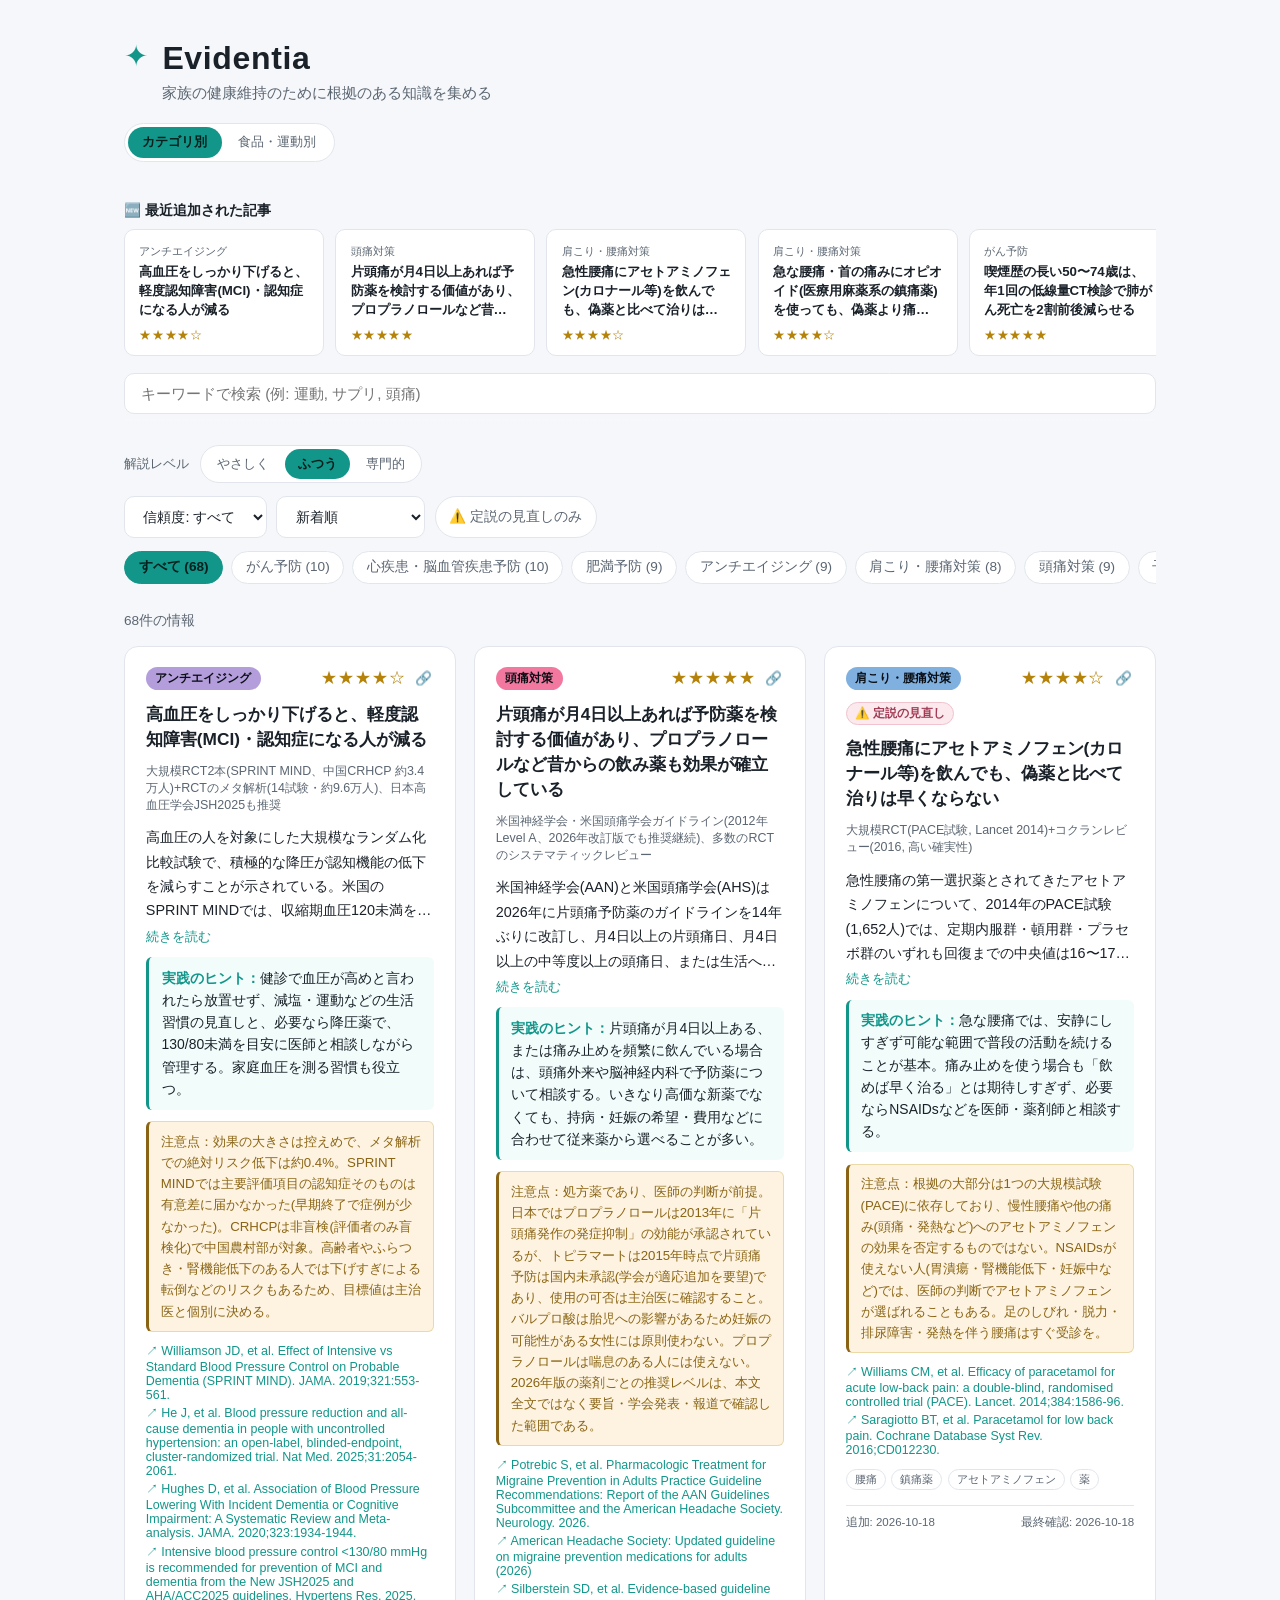
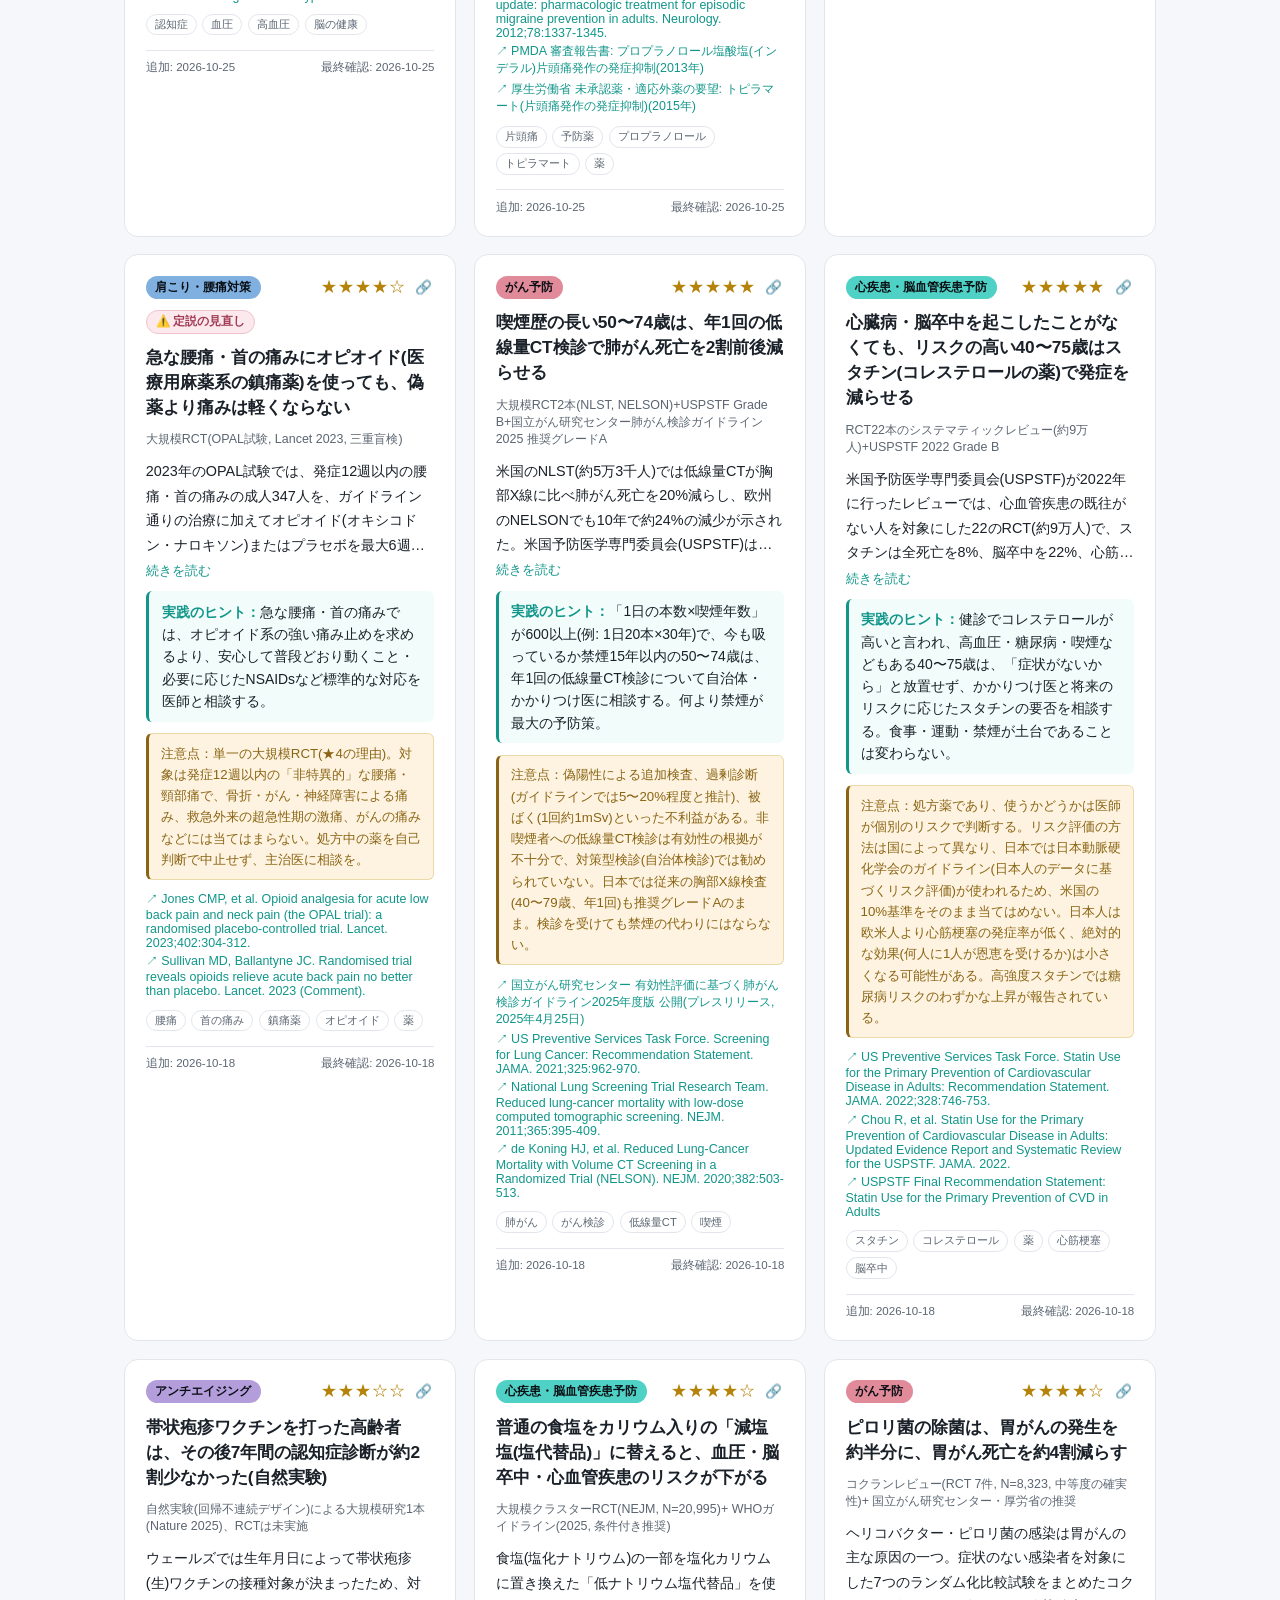
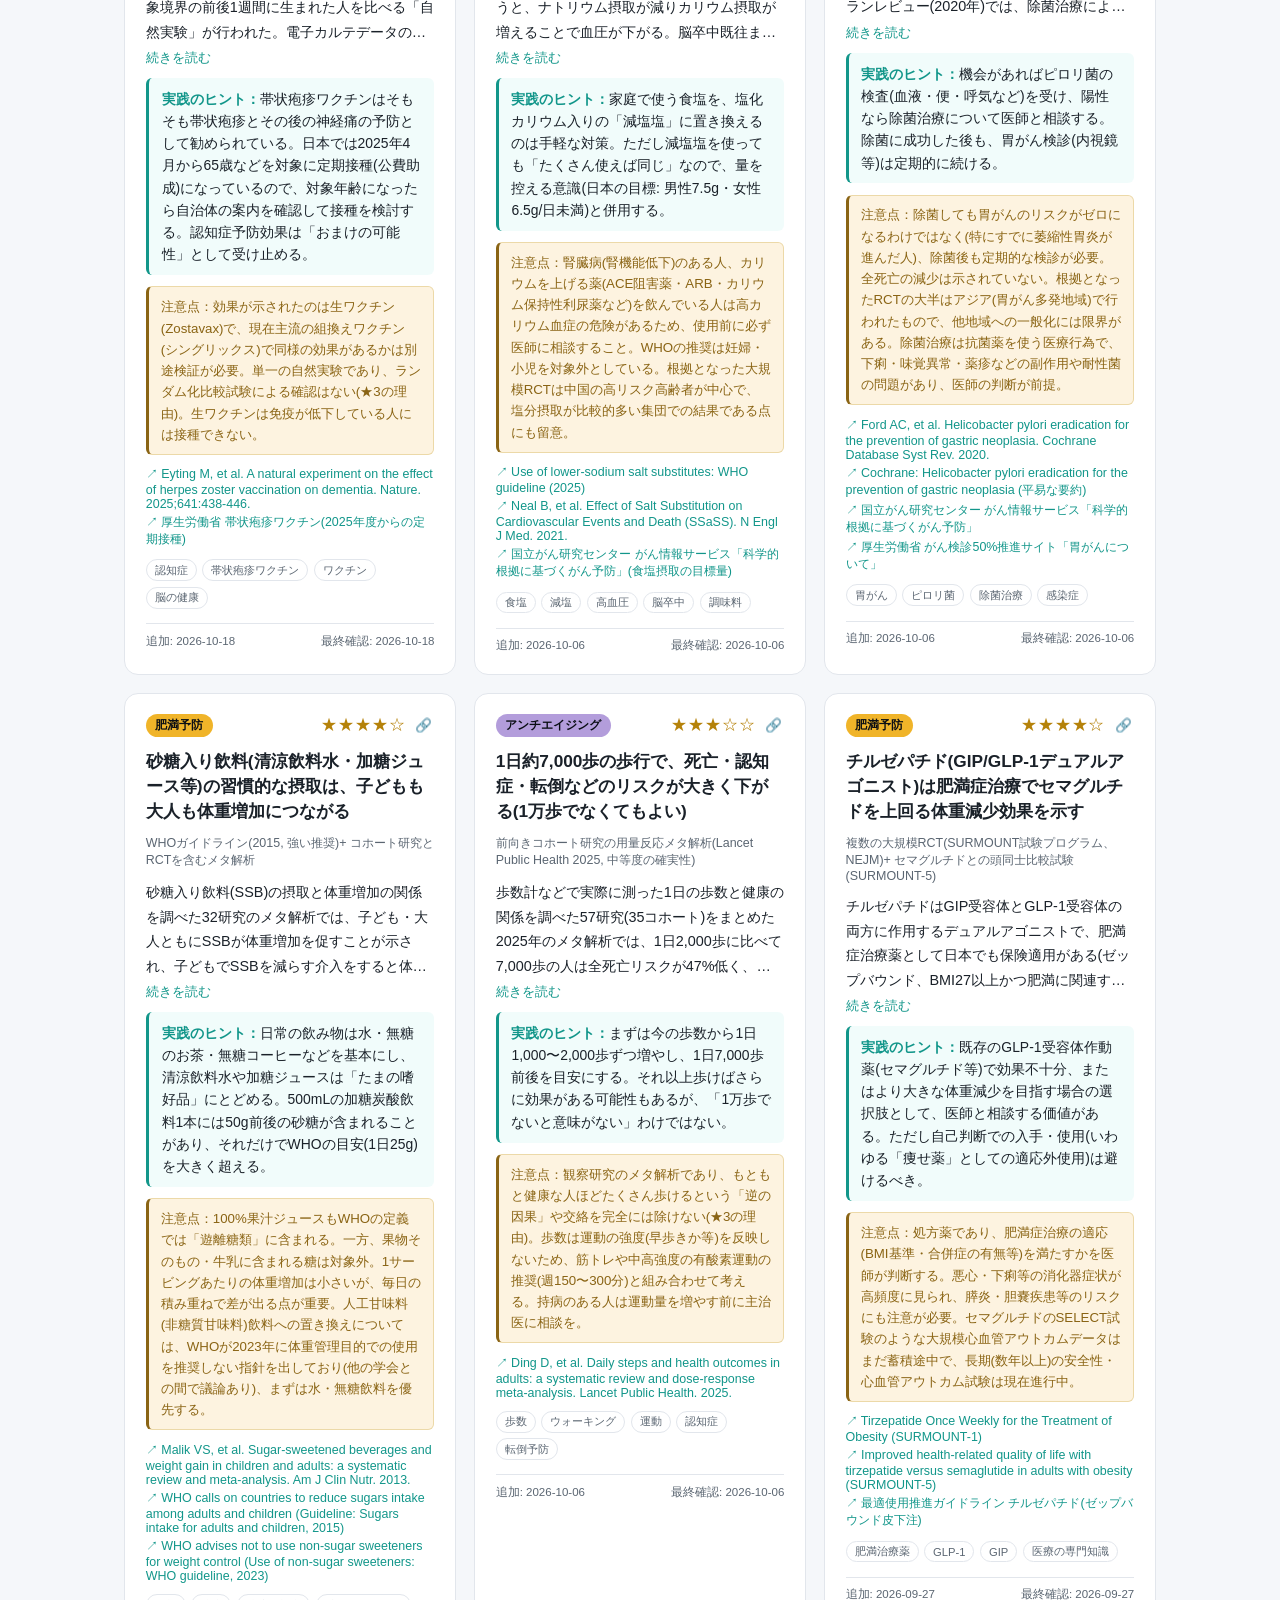
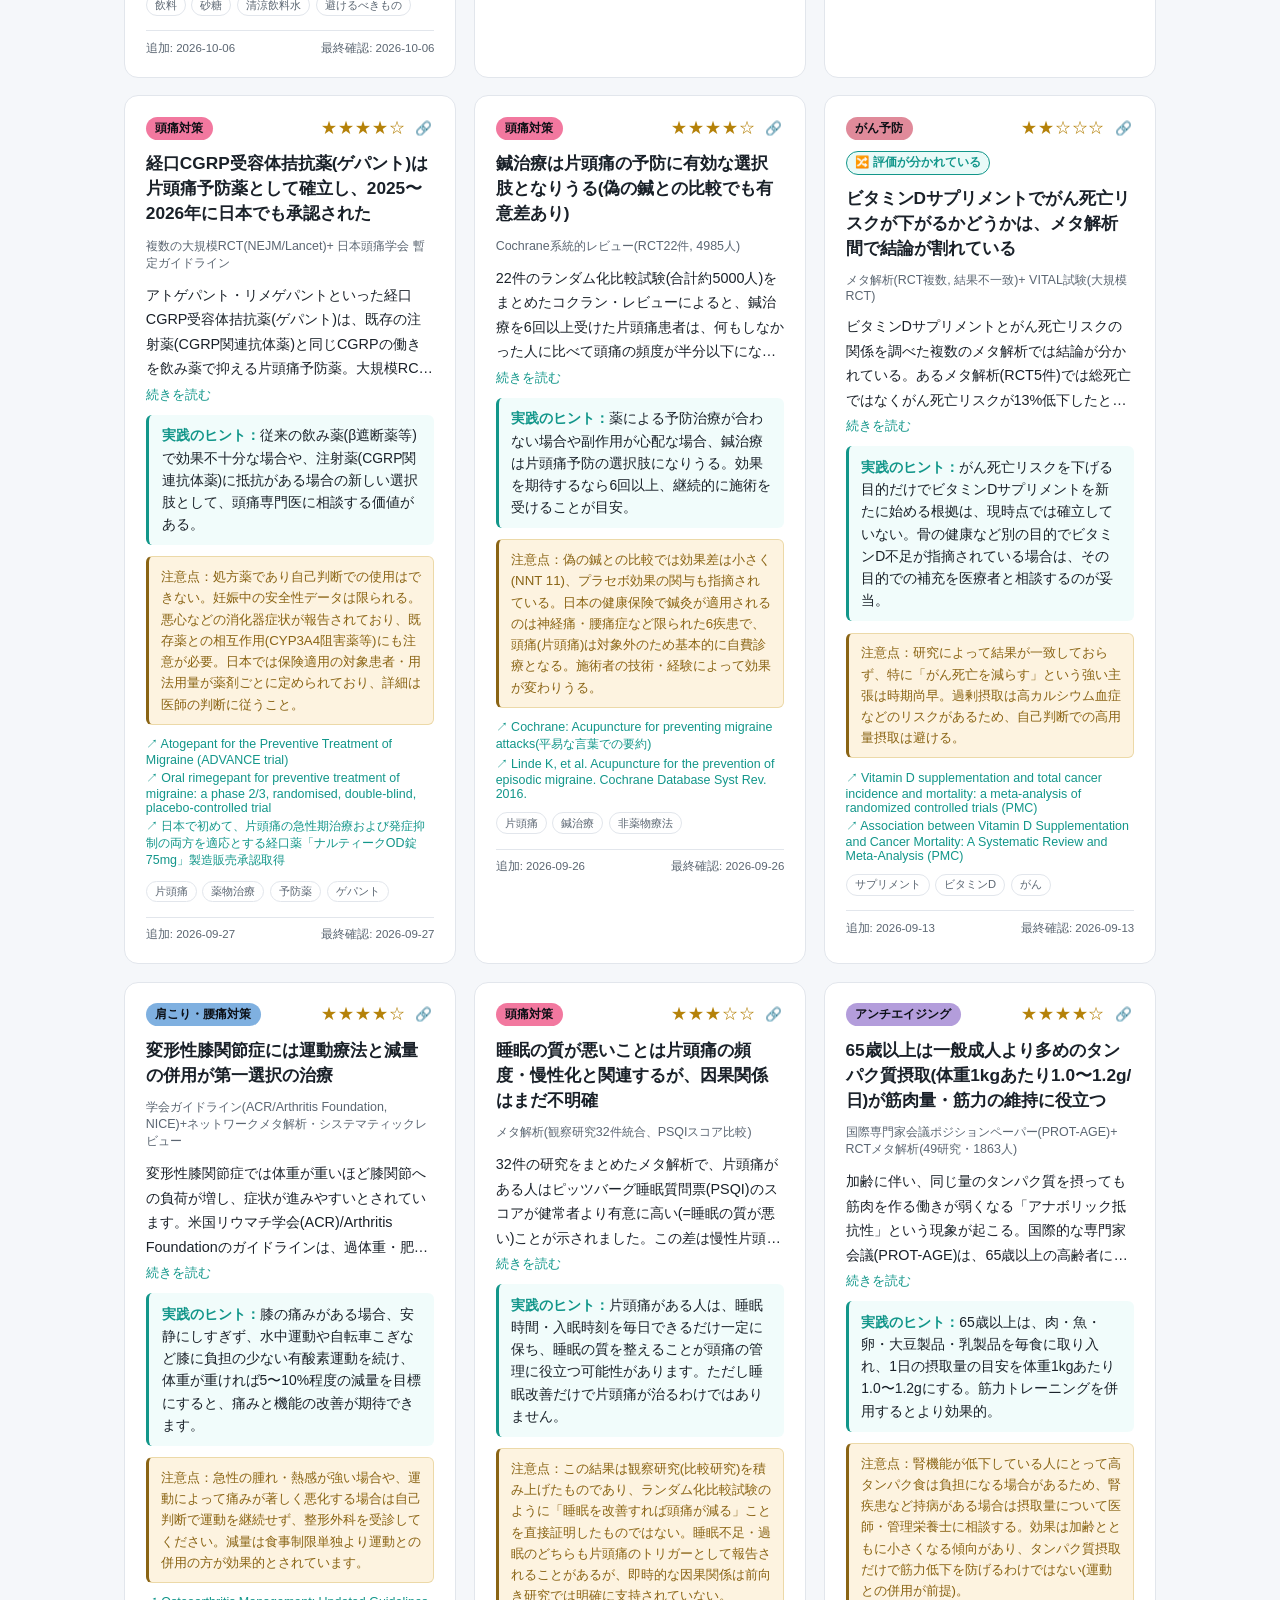
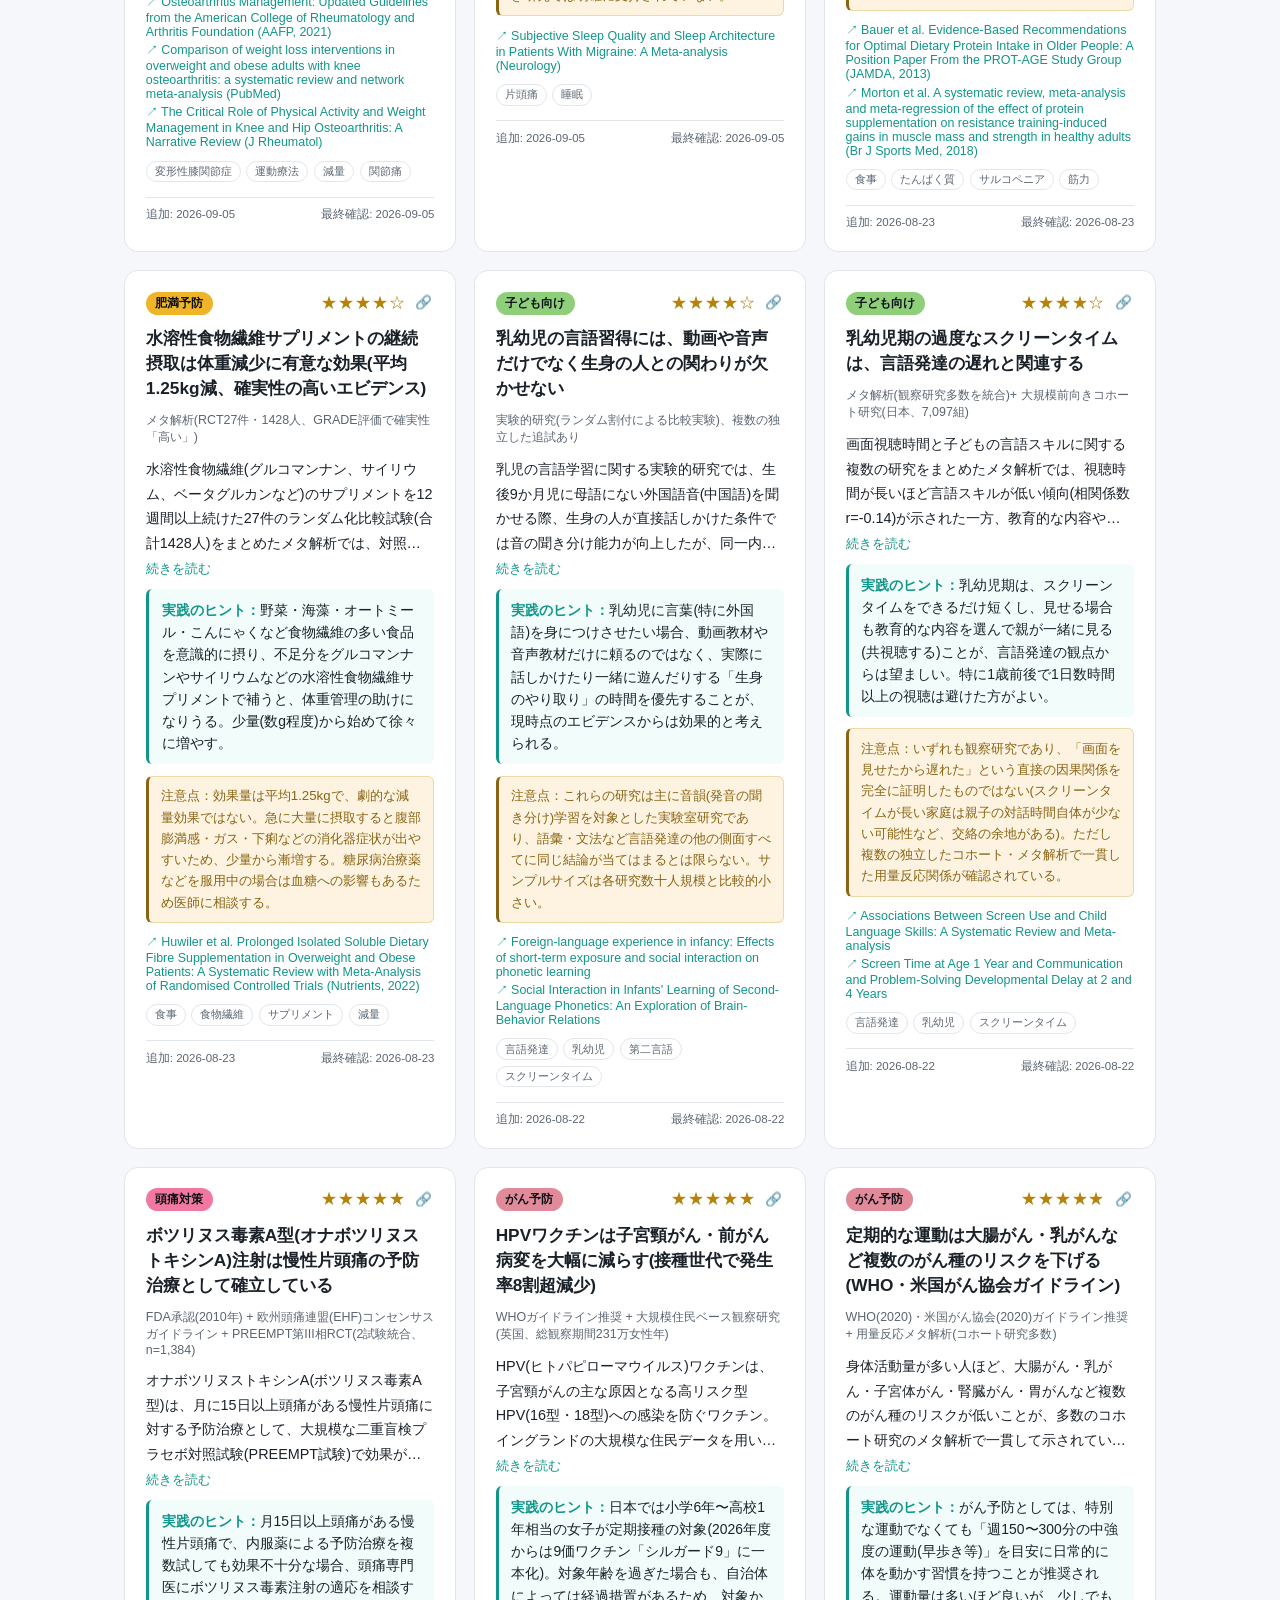
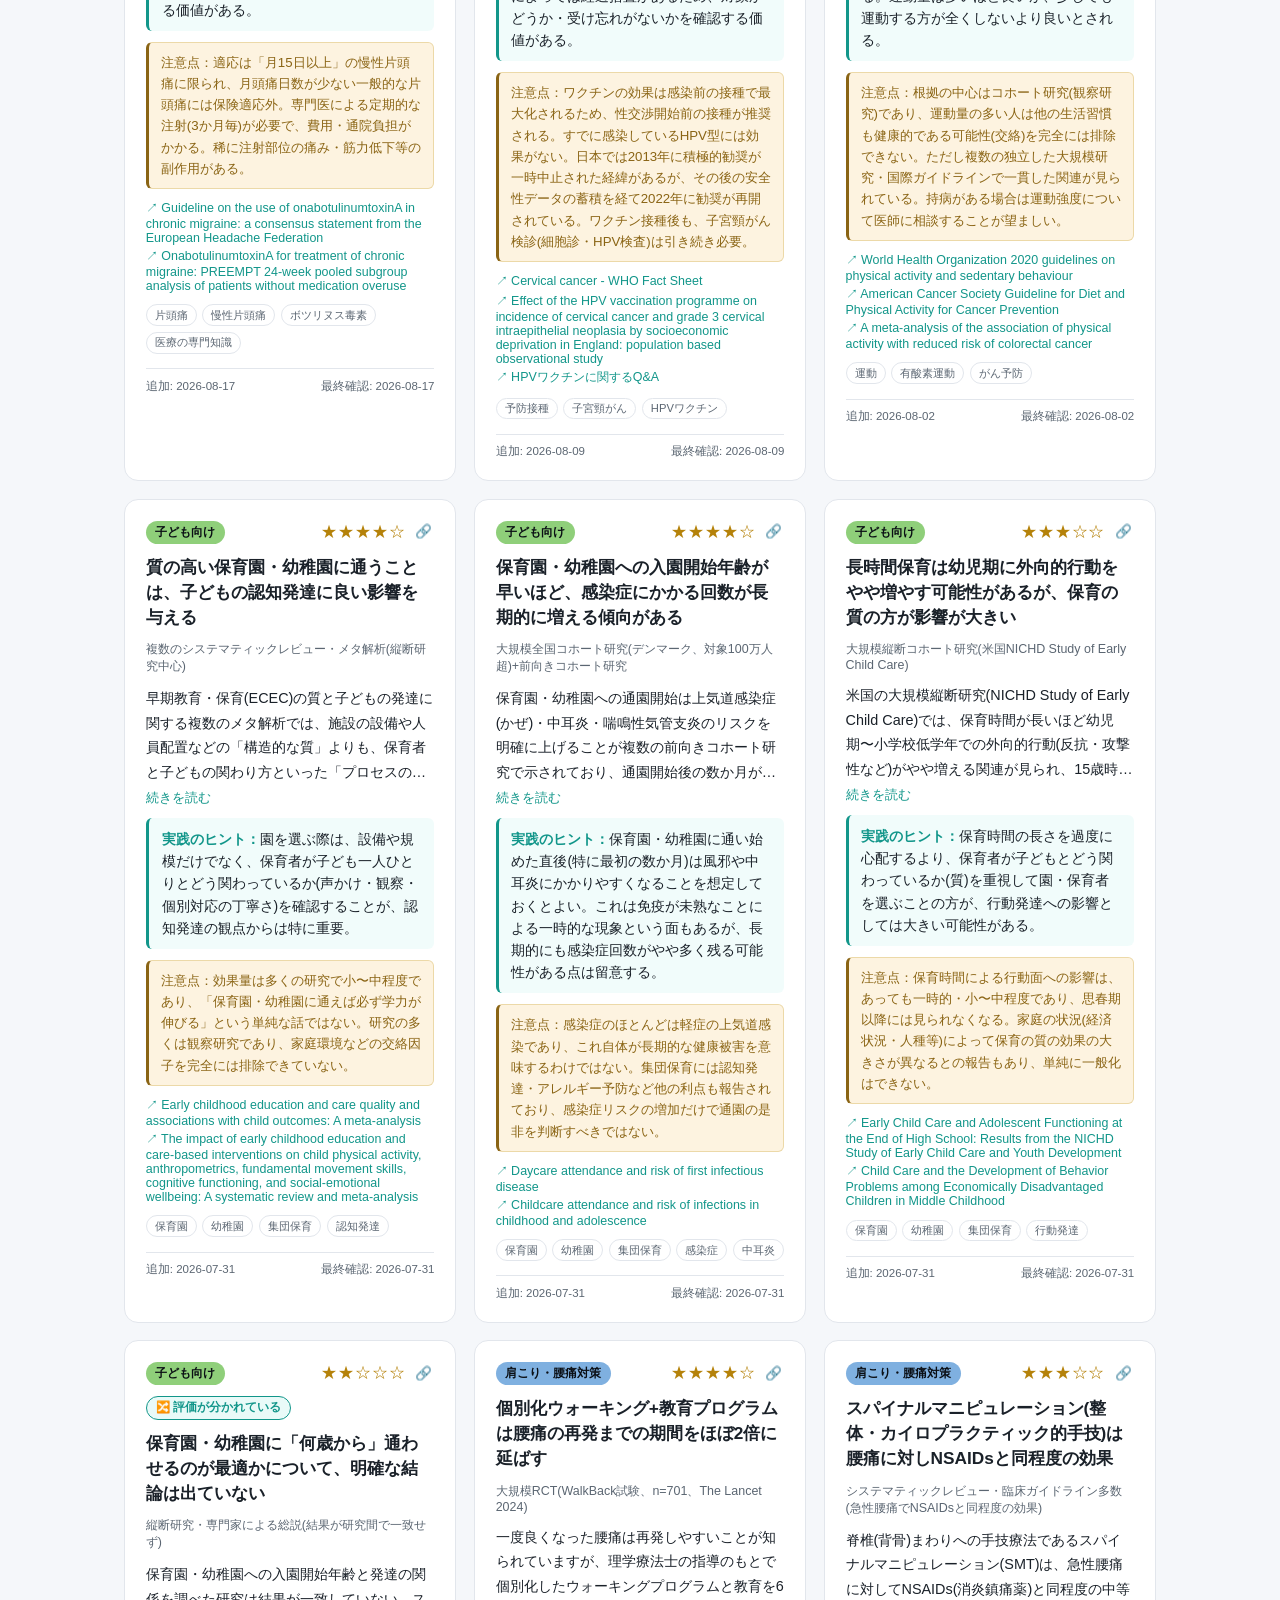
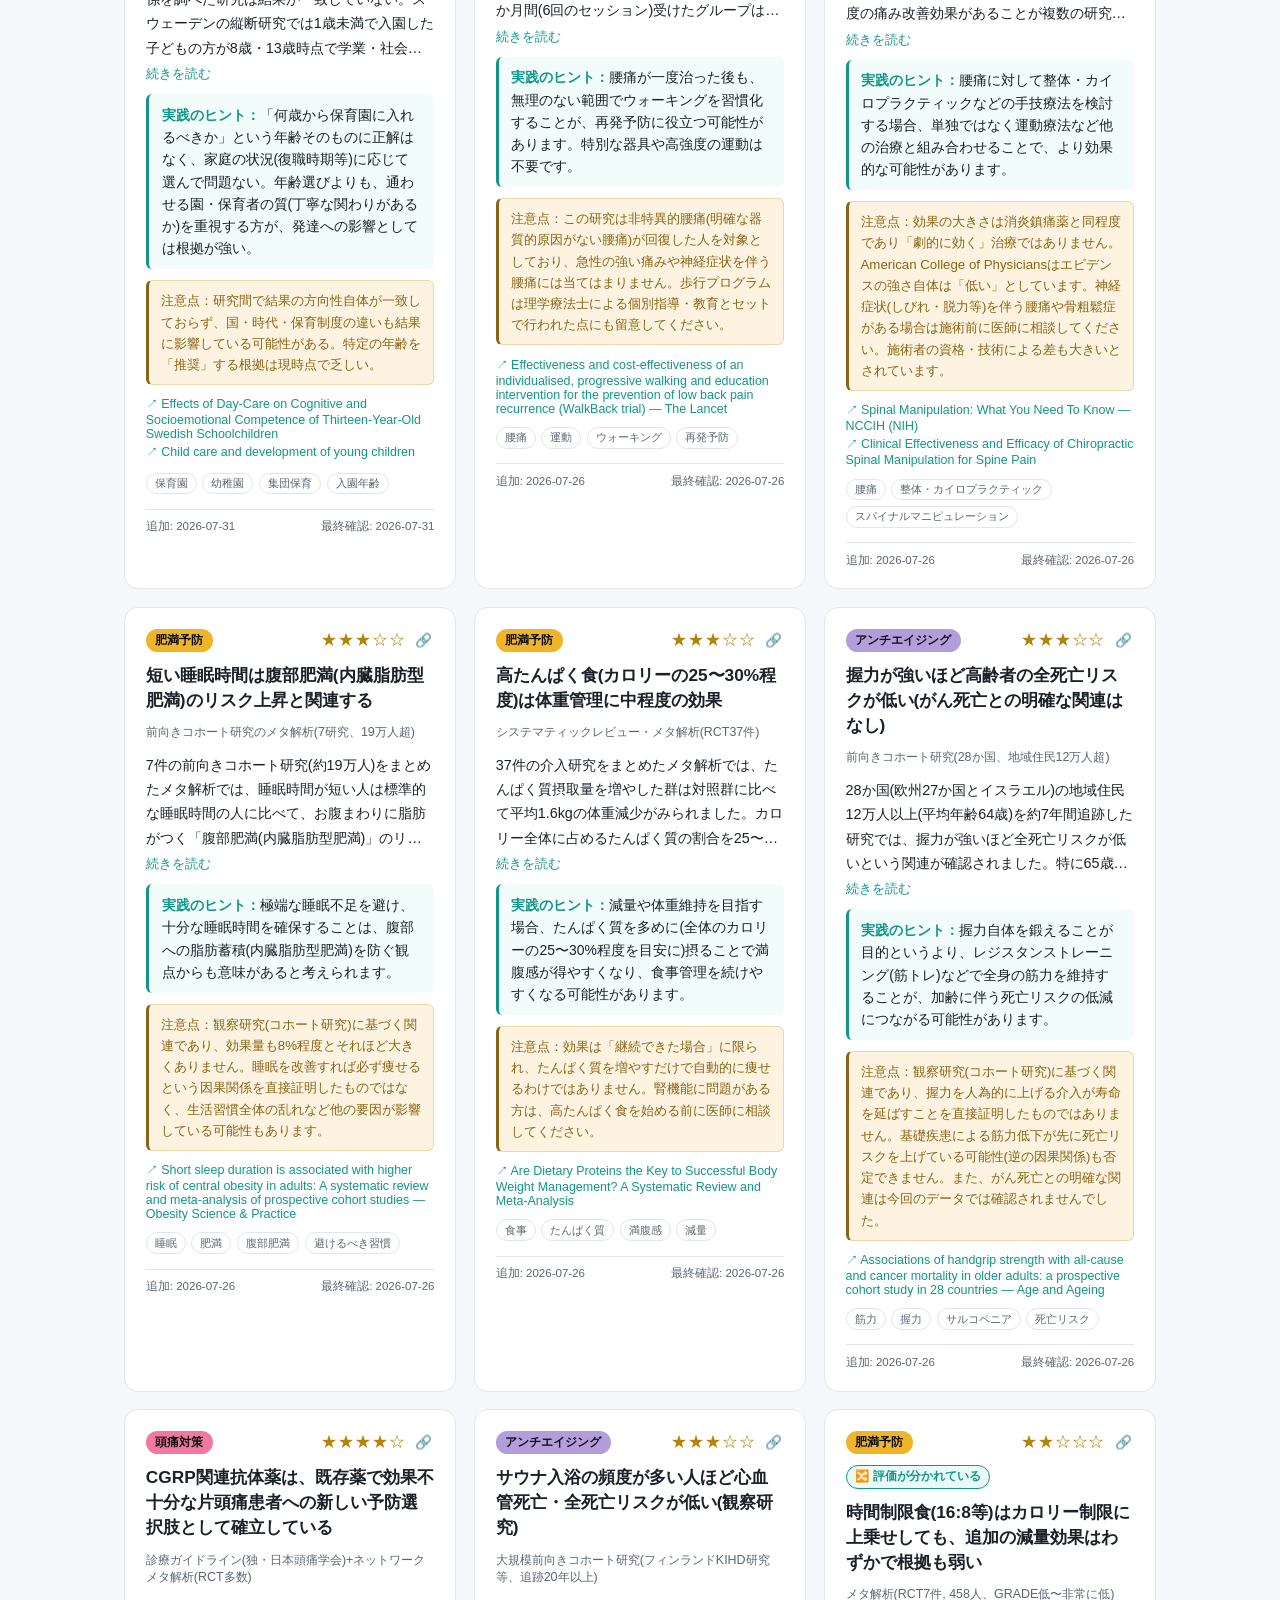
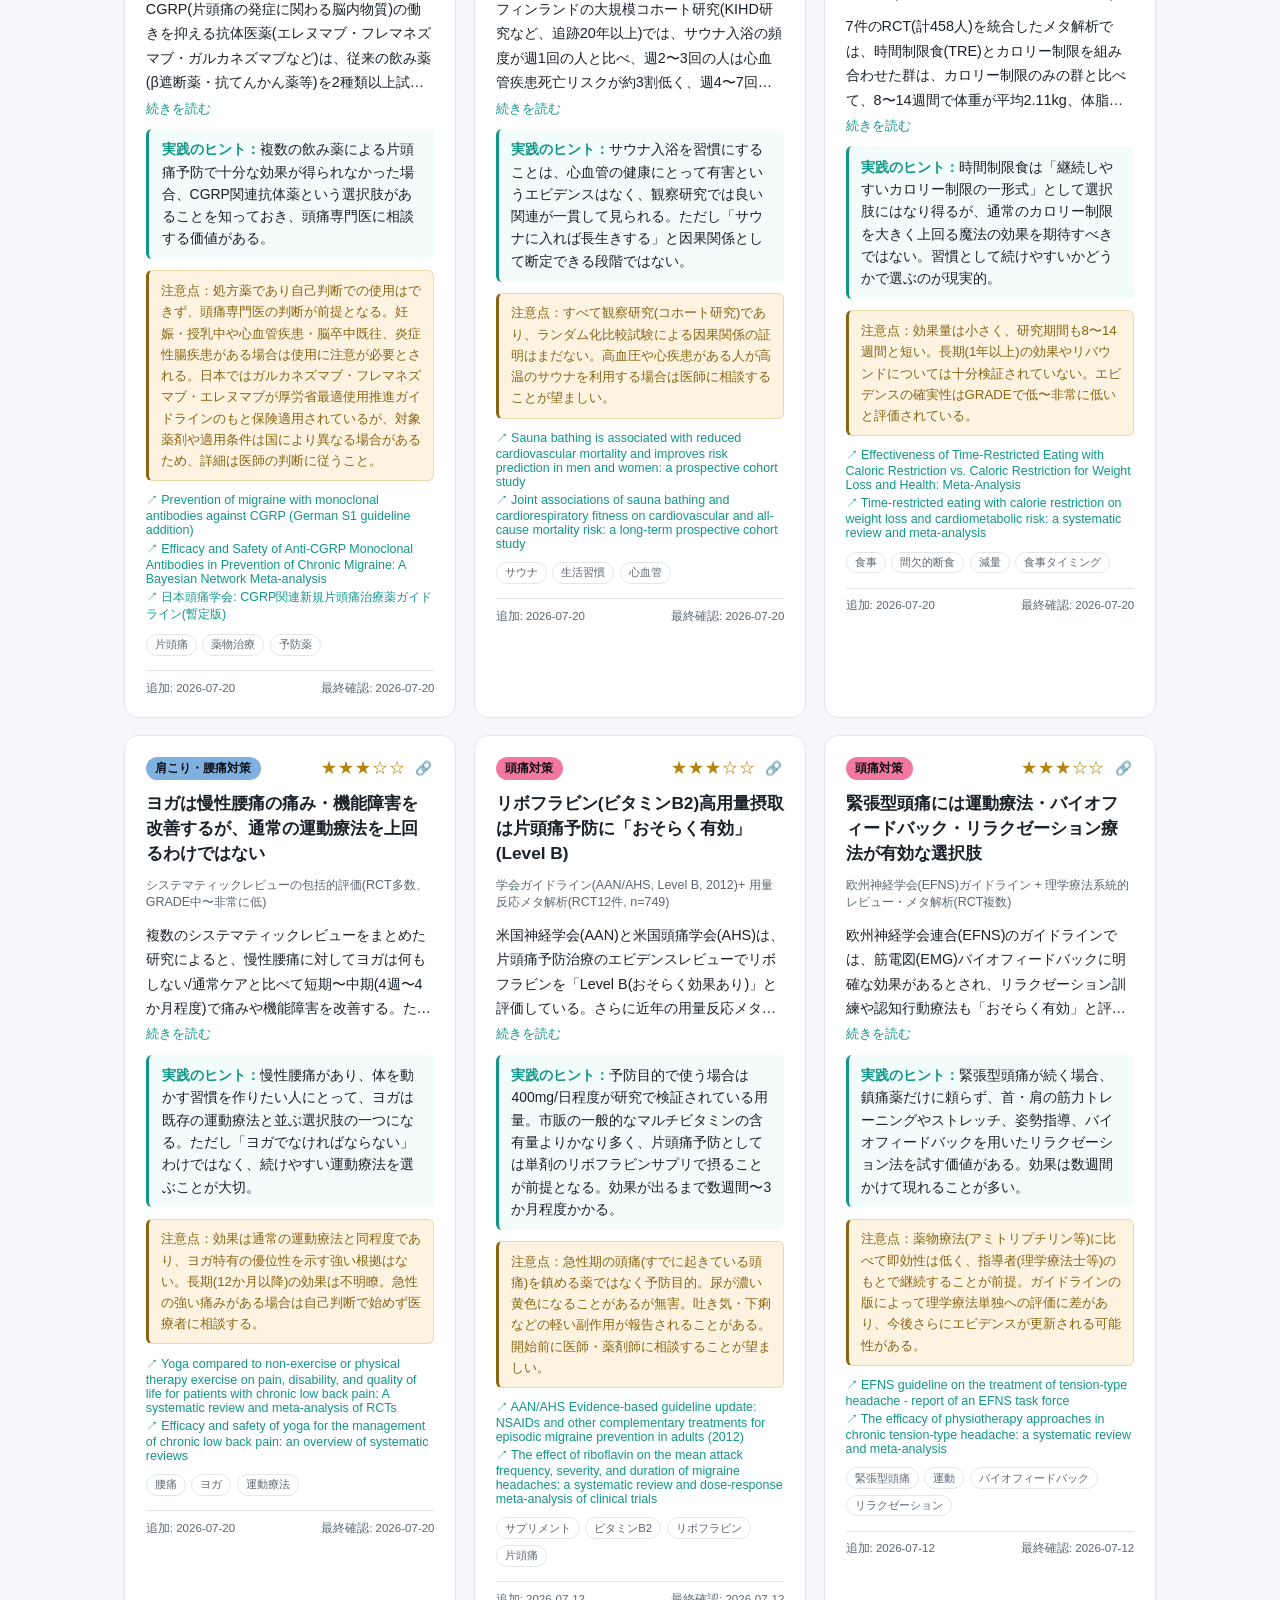
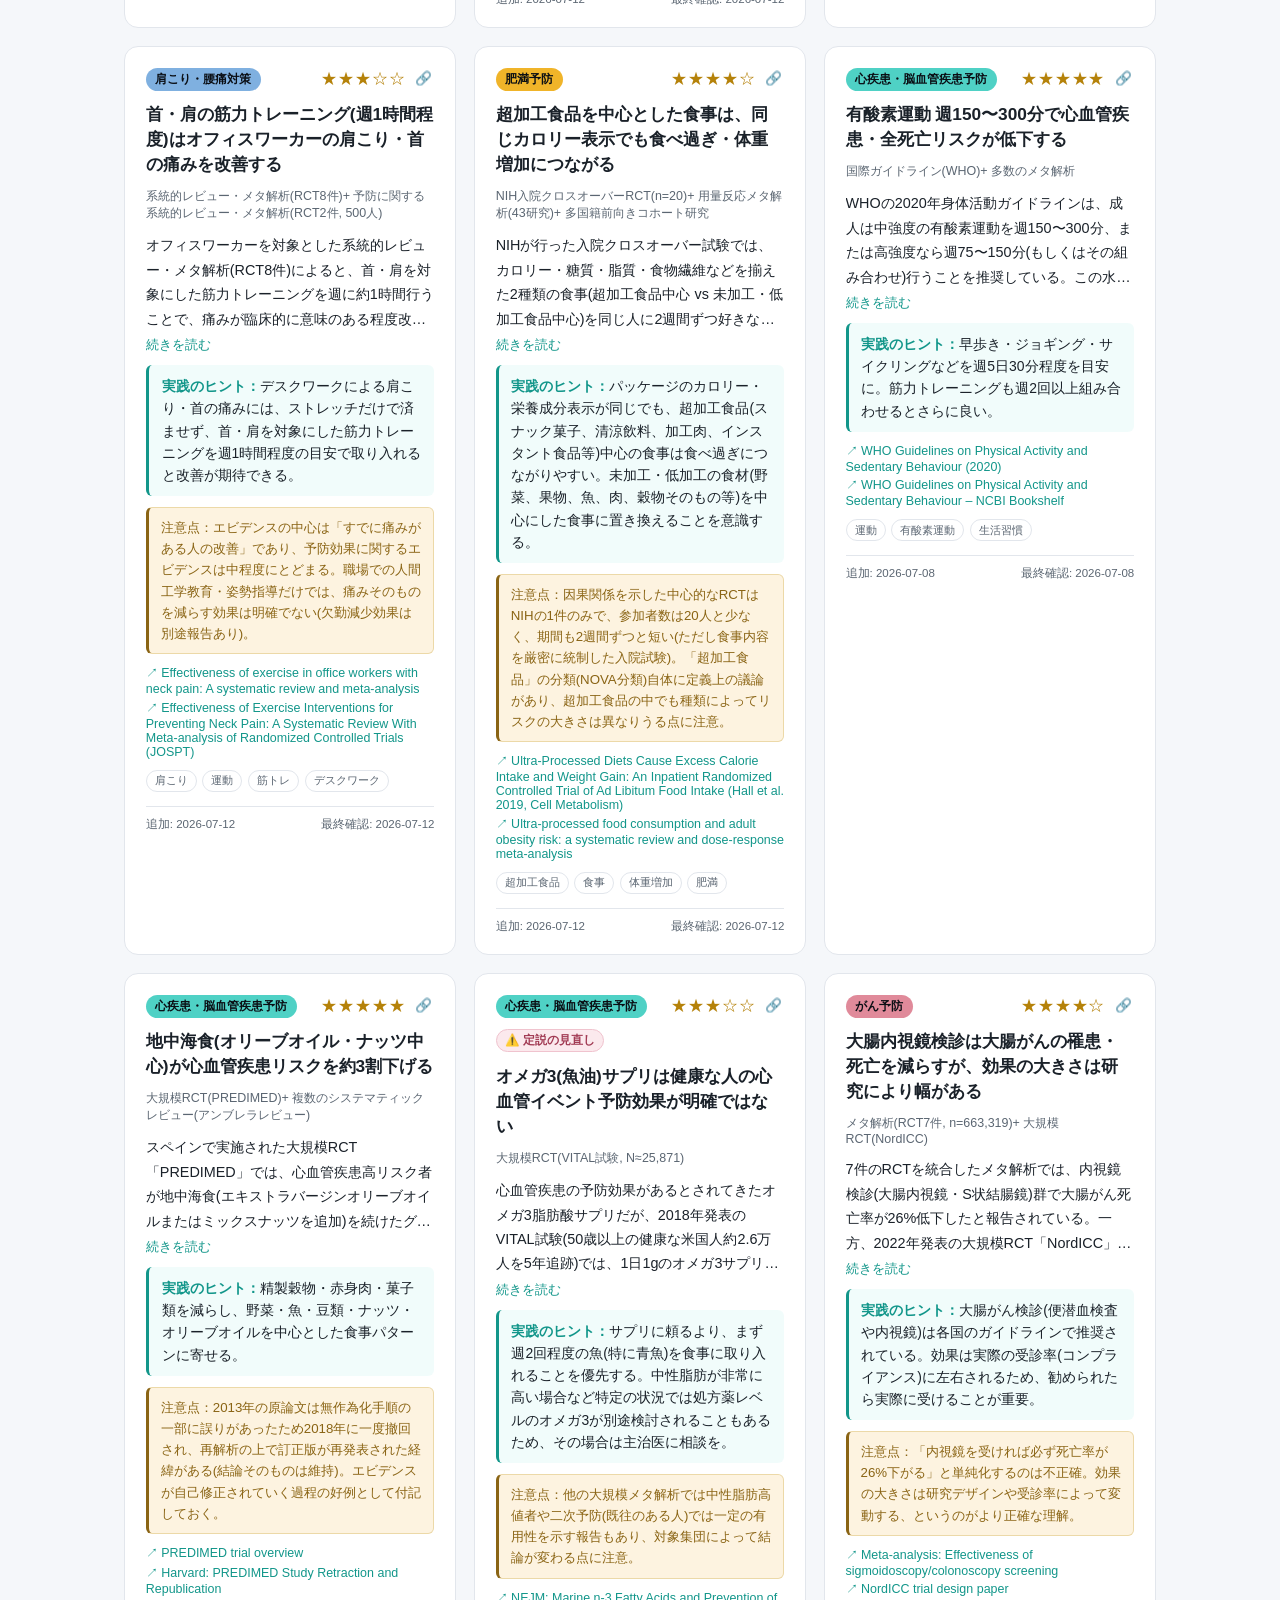
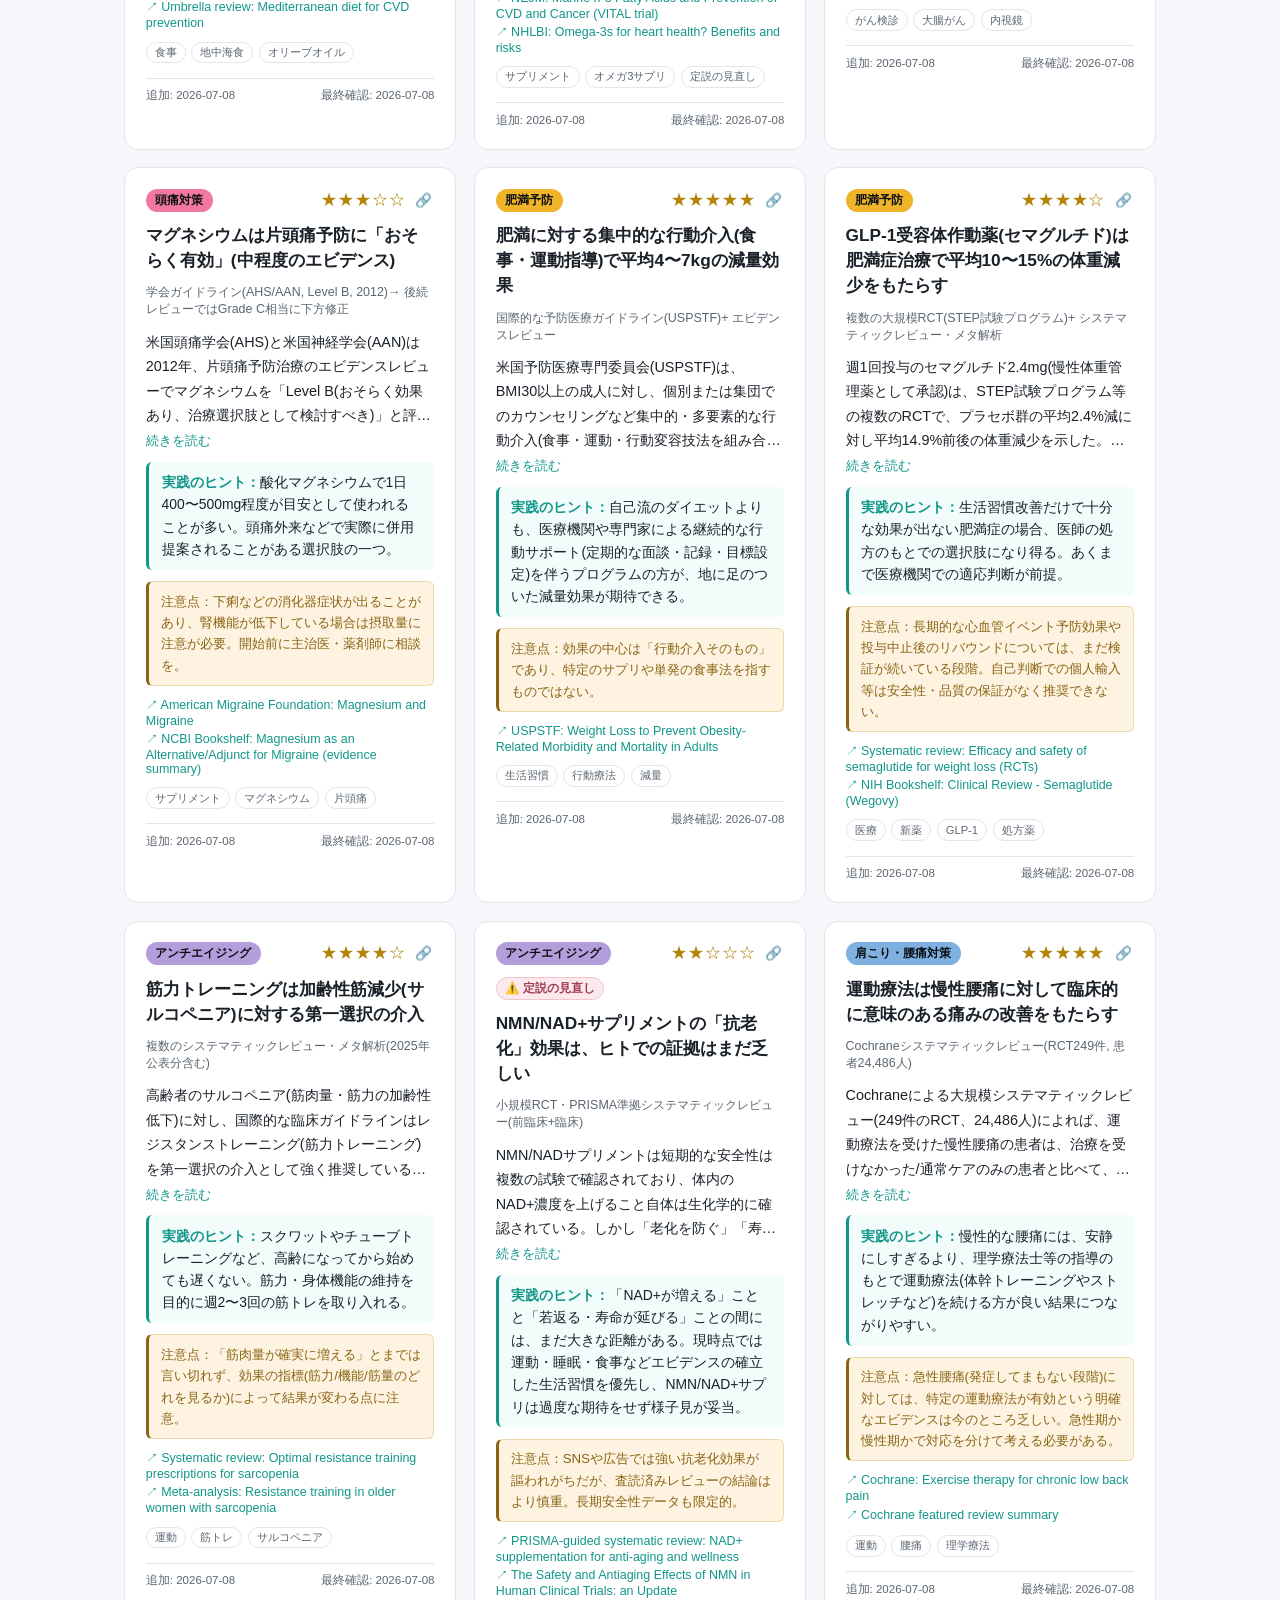
<file: site/index.html>
<!DOCTYPE html>
<html lang="ja">
<head>
<meta charset="UTF-8">
<meta name="viewport" content="width=device-width, initial-scale=1, viewport-fit=cover">
<title>Evidentia — エビデンスに基づく予防医学ノート</title>
<meta name="apple-mobile-web-app-capable" content="yes">
<meta name="apple-mobile-web-app-status-bar-style" content="black-translucent">
<meta name="apple-mobile-web-app-title" content="Evidentia">
<meta name="theme-color" content="#0d1117">
<link rel="icon" href="data:image/svg+xml,%3Csvg xmlns='http://www.w3.org/2000/svg' viewBox='0 0 100 100'%3E%3Ctext y='.9em' font-size='90'%3E%E2%AD%90%3C/text%3E%3C/svg%3E">
<link rel="stylesheet" href="style.css">
</head>
<body>
<header class="site-header">
  <div class="brand">
    <span class="brand-mark">✦</span>
    <div class="brand-text">
      <h1>Evidentia</h1>
      <p class="tagline">家族の健康維持のために根拠のある知識を集める</p>
    </div>
  </div>
  <nav class="view-tabs" aria-label="表示の切り替え">
    <a href="index.html" class="view-tab active">カテゴリ別</a>
    <a href="items.html" class="view-tab">食品・運動別</a>
  </nav>
</header>

<main>
  <section class="new-strip" id="new-strip" aria-label="新着記事">
    <h2 class="new-strip-title">🆕 最近追加された記事</h2>
    <div class="new-strip-row" id="new-strip-row"></div>
  </section>

  <div class="search-row search-row-sticky">
    <label for="search" class="visually-hidden">キーワードで検索</label>
    <input id="search" type="search" placeholder="キーワードで検索 (例: 運動, サプリ, 頭痛)" autocomplete="off">
  </div>

  <section class="controls">
    <div class="level-row">
      <span class="level-label" id="level-label">解説レベル</span>
      <div class="level-toggle" id="level-toggle" role="radiogroup" aria-labelledby="level-label">
        <button type="button" class="level-btn" data-level="basic" role="radio" aria-checked="false">やさしく</button>
        <button type="button" class="level-btn" data-level="general" role="radio" aria-checked="true">ふつう</button>
        <button type="button" class="level-btn" data-level="professional" role="radio" aria-checked="false">専門的</button>
      </div>
    </div>

    <div class="filter-row">
      <label for="star-filter" class="visually-hidden">信頼度で絞り込み</label>
      <select id="star-filter">
        <option value="0">信頼度: すべて</option>
        <option value="5">★5のみ</option>
        <option value="4">★4以上</option>
        <option value="3">★3以上</option>
      </select>
      <label for="sort" class="visually-hidden">並び替え</label>
      <select id="sort">
        <option value="date_desc" selected>新着順</option>
        <option value="stars_desc">信頼度が高い順</option>
        <option value="stars_asc">信頼度が低い順</option>
      </select>
      <button type="button" class="chip" id="myth-toggle" aria-pressed="false">⚠️ 定説の見直しのみ</button>
    </div>
    <div class="chip-row" id="category-chips"></div>
  </section>

  <section id="results-meta" class="results-meta"></section>
  <section id="cards" class="card-grid"></section>
  <p id="empty-state" class="empty-state" hidden>該当する情報がまだありません。カテゴリを変えるか、Claudeに新しい記事の評価を依頼してください。</p>
</main>

<footer class="site-footer">
  <p>信頼度は医療ガイドラインの考え方(GRADE / Oxford CEBM)を参考にした独自基準です。詳細は <code>docs/evidence-rating.md</code> を参照。個々の健康判断は必ず主治医にご相談ください。</p>
</footer>

<script src="app.js"></script>
</body>
</html>
</file>
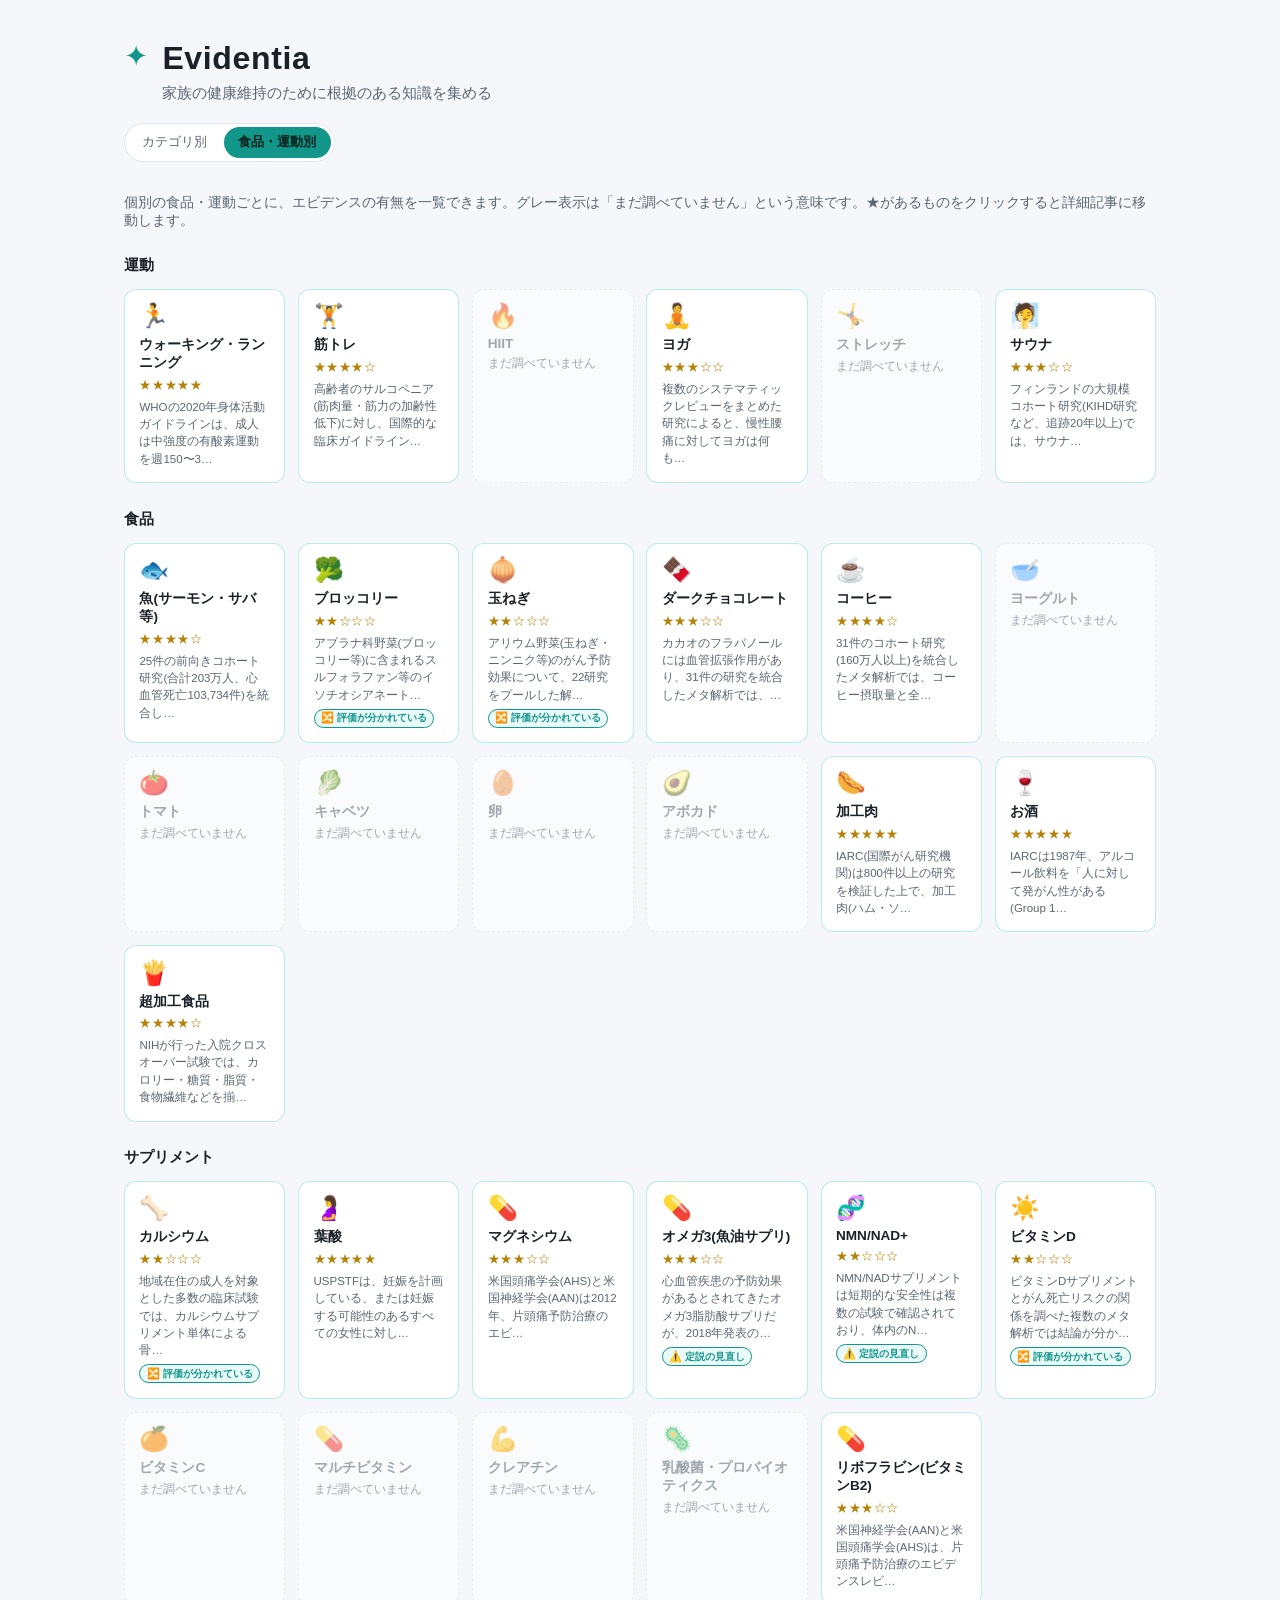
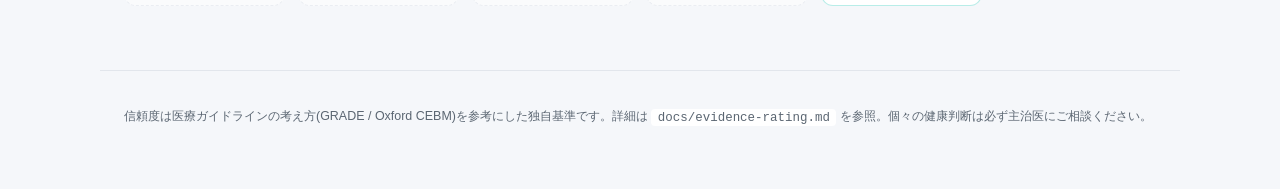
<file: site/items.html>
<!DOCTYPE html>
<html lang="ja">
<head>
<meta charset="UTF-8">
<meta name="viewport" content="width=device-width, initial-scale=1, viewport-fit=cover">
<title>Evidentia — 食品・運動別</title>
<meta name="apple-mobile-web-app-capable" content="yes">
<meta name="apple-mobile-web-app-status-bar-style" content="black-translucent">
<meta name="apple-mobile-web-app-title" content="Evidentia">
<meta name="theme-color" content="#0d1117">
<link rel="icon" href="data:image/svg+xml,%3Csvg xmlns='http://www.w3.org/2000/svg' viewBox='0 0 100 100'%3E%3Ctext y='.9em' font-size='90'%3E%E2%AD%90%3C/text%3E%3C/svg%3E">
<link rel="stylesheet" href="style.css">
</head>
<body>
<header class="site-header">
  <div class="brand">
    <span class="brand-mark">✦</span>
    <div class="brand-text">
      <h1>Evidentia</h1>
      <p class="tagline">家族の健康維持のために根拠のある知識を集める</p>
    </div>
  </div>
  <nav class="view-tabs" aria-label="表示の切り替え">
    <a href="index.html" class="view-tab">カテゴリ別</a>
    <a href="items.html" class="view-tab active">食品・運動別</a>
  </nav>
</header>

<main>
  <p class="results-meta">個別の食品・運動ごとに、エビデンスの有無を一覧できます。グレー表示は「まだ調べていません」という意味です。★があるものをクリックすると詳細記事に移動します。</p>

  <h2 class="item-section-title">運動</h2>
  <div class="item-grid" id="exercise-grid"></div>

  <h2 class="item-section-title">食品</h2>
  <div class="item-grid" id="food-grid"></div>

  <h2 class="item-section-title">サプリメント</h2>
  <div class="item-grid" id="supplement-grid"></div>
</main>

<footer class="site-footer">
  <p>信頼度は医療ガイドラインの考え方(GRADE / Oxford CEBM)を参考にした独自基準です。詳細は <code>docs/evidence-rating.md</code> を参照。個々の健康判断は必ず主治医にご相談ください。</p>
</footer>

<script src="items.js"></script>
</body>
</html>
</file>
<file: site/style.css>
:root {
  --bg: #0d1117;
  --bg-elevated: #161b22;
  --card: #171d27;
  --card-border: #262d3a;
  --text: #e6edf3;
  --text-muted: #8b98a5;
  --accent: #4fd1c5;
  --star: #f0b429;
  --warn-bg: #2a2013;
  --warn-border: #7a5a22;
  --warn-text: #f2d38f;
  --myth-bg: #2a1a1f;
  --myth-border: #7a3049;
  --myth-text: #f6b8c9;
  --radius: 14px;
  font-size: 16px;
}

@media (prefers-color-scheme: light) {
  :root {
    --bg: #f5f7fa;
    --bg-elevated: #ffffff;
    --card: #ffffff;
    --card-border: #e2e6ec;
    --text: #1a2129;
    --text-muted: #5b6672;
    --accent: #12968a;
    --star: #b5820a;
    --warn-bg: #fdf3e0;
    --warn-border: #ecd9a8;
    --warn-text: #8a6414;
    --myth-bg: #fbe9ed;
    --myth-border: #f0c3ce;
    --myth-text: #a13a53;
  }
}

* { box-sizing: border-box; }

.visually-hidden {
  position: absolute;
  width: 1px;
  height: 1px;
  padding: 0;
  margin: -1px;
  overflow: hidden;
  clip: rect(0, 0, 0, 0);
  white-space: nowrap;
  border: 0;
}

html, body {
  margin: 0;
  padding: 0;
  background: var(--bg);
  color: var(--text);
  font-family: -apple-system, BlinkMacSystemFont, "Hiragino Sans", "Hiragino Kaku Gothic ProN",
               "Noto Sans JP", "Segoe UI", sans-serif;
  -webkit-font-smoothing: antialiased;
}

.site-header {
  padding: 2.5rem 1.5rem 1.5rem;
  max-width: 1080px;
  margin: 0 auto;
}

.brand {
  display: flex;
  align-items: flex-start;
  gap: 0.9rem;
}

.brand-mark {
  font-size: 1.8rem;
  color: var(--accent);
  line-height: 1;
  margin-top: 0.15rem;
}

.brand-text h1 {
  margin: 0;
  font-size: 2rem;
  font-weight: 700;
  letter-spacing: 0.02em;
}

.tagline {
  margin: 0.35rem 0 0;
  color: var(--text-muted);
  font-size: 0.95rem;
}

.view-tabs {
  display: inline-flex;
  border: 1px solid var(--card-border);
  border-radius: 999px;
  padding: 3px;
  background: var(--bg-elevated);
  margin-top: 1.2rem;
  gap: 2px;
}

.view-tab {
  padding: 0.4rem 0.9rem;
  border-radius: 999px;
  font-size: 0.83rem;
  color: var(--text-muted);
  text-decoration: none;
  transition: all 0.15s ease;
}

.view-tab:hover { color: var(--text); }

.view-tab.active {
  background: var(--accent);
  color: #06201d;
  font-weight: 600;
}

main {
  max-width: 1080px;
  margin: 0 auto;
  padding: 0 1.5rem 4rem;
}

.new-strip {
  padding: 1rem 0 0.4rem;
}

.new-strip-title {
  font-size: 0.85rem;
  font-weight: 700;
  margin: 0 0 0.6rem;
  color: var(--text);
}

.new-strip-row {
  display: flex;
  gap: 0.7rem;
  overflow-x: auto;
  padding-bottom: 4px;
  scrollbar-width: none;
}

.new-strip-row::-webkit-scrollbar {
  display: none;
}

.new-strip-item {
  flex: 0 0 auto;
  width: 200px;
  background: var(--card);
  border: 1px solid var(--card-border);
  border-radius: 10px;
  padding: 0.7rem 0.9rem;
  text-decoration: none;
  color: var(--text);
  transition: border-color 0.15s ease;
}

.new-strip-item:hover { border-color: var(--accent); }

.new-strip-item .cat {
  font-size: 0.68rem;
  color: var(--text-muted);
}

.new-strip-item .ttl {
  font-size: 0.83rem;
  font-weight: 600;
  line-height: 1.4;
  margin: 0.25rem 0 0.35rem;
  display: -webkit-box;
  -webkit-line-clamp: 3;
  -webkit-box-orient: vertical;
  overflow: hidden;
}

.new-strip-item .stars {
  font-size: 0.75rem;
  color: var(--star);
}

.controls {
  padding: 0.75rem 0 1rem;
}

.search-row-sticky {
  position: sticky;
  top: 0;
  background: linear-gradient(var(--bg) 92%, transparent);
  padding-top: 0.4rem;
  padding-bottom: 0.6rem;
  z-index: 10;
}

.level-row {
  display: flex;
  align-items: center;
  gap: 0.7rem;
  margin-bottom: 0.8rem;
  flex-wrap: wrap;
}

.level-label {
  font-size: 0.8rem;
  color: var(--text-muted);
  white-space: nowrap;
}

.level-toggle {
  display: inline-flex;
  border: 1px solid var(--card-border);
  border-radius: 999px;
  padding: 0.2rem;
  gap: 0.2rem;
  background: var(--bg-elevated);
}

.level-btn {
  padding: 0.35rem 0.8rem;
  border-radius: 999px;
  border: none;
  background: transparent;
  color: var(--text-muted);
  font-size: 0.82rem;
  cursor: pointer;
  font-family: inherit;
  transition: all 0.15s ease;
}

.level-btn:hover { color: var(--text); }

.level-btn[aria-checked="true"] {
  background: var(--accent);
  color: #06201d;
  font-weight: 600;
}

.search-row {
  display: flex;
  gap: 0.6rem;
  margin-bottom: 0.6rem;
}

.filter-row {
  display: flex;
  gap: 0.6rem;
  flex-wrap: wrap;
  margin-bottom: 0.8rem;
}

#search {
  flex: 1;
  padding: 0.7rem 1rem;
  border-radius: 10px;
  border: 1px solid var(--card-border);
  background: var(--bg-elevated);
  color: var(--text);
  font-size: 0.95rem;
}

#sort, #star-filter {
  padding: 0.7rem 0.9rem;
  border-radius: 10px;
  border: 1px solid var(--card-border);
  background: var(--bg-elevated);
  color: var(--text);
  font-size: 0.9rem;
}

#search:focus, #sort:focus, #star-filter:focus {
  outline: 2px solid var(--accent);
  outline-offset: 1px;
}

#myth-toggle[aria-pressed="true"] {
  background: var(--myth-bg);
  border-color: var(--myth-border);
  color: var(--myth-text);
  font-weight: 600;
}

.chip-row {
  display: flex;
  gap: 0.5rem;
  flex-wrap: nowrap;
  overflow-x: auto;
  padding-bottom: 4px;
  scrollbar-width: none;
}

.chip-row::-webkit-scrollbar {
  display: none;
}

.chip-row .chip {
  flex: 0 0 auto;
}

.chip {
  padding: 0.4rem 0.85rem;
  border-radius: 999px;
  border: 1px solid var(--card-border);
  background: var(--bg-elevated);
  color: var(--text-muted);
  font-size: 0.85rem;
  cursor: pointer;
  transition: all 0.15s ease;
  white-space: nowrap;
}

.chip:hover { border-color: var(--accent); color: var(--text); }

.chip.active {
  background: var(--accent);
  color: #06201d;
  border-color: var(--accent);
  font-weight: 600;
}

.chip:focus-visible,
.level-btn:focus-visible,
.tag-pill:focus-visible,
.expand-btn:focus-visible {
  outline: 2px solid var(--accent);
  outline-offset: 2px;
}

.results-meta {
  color: var(--text-muted);
  font-size: 0.85rem;
  margin: 0.5rem 0 1rem;
  display: flex;
  align-items: center;
  gap: 0.6rem;
  flex-wrap: wrap;
}

.active-tag-chip {
  display: inline-flex;
  align-items: center;
  gap: 0.35rem;
  background: var(--bg-elevated);
  border: 1px solid var(--accent);
  color: var(--text);
  padding: 0.2rem 0.6rem;
  border-radius: 999px;
  font-size: 0.78rem;
  cursor: pointer;
}

.active-tag-chip:hover { background: var(--card); }

.card-grid {
  display: grid;
  grid-template-columns: repeat(auto-fill, minmax(320px, 1fr));
  gap: 1.1rem;
}

.card {
  background: var(--card);
  border: 1px solid var(--card-border);
  border-radius: var(--radius);
  padding: 1.3rem;
  display: flex;
  flex-direction: column;
  gap: 0.7rem;
}

.card-top {
  display: flex;
  justify-content: space-between;
  align-items: center;
  gap: 0.5rem;
}

.card-top-right {
  display: flex;
  align-items: center;
  gap: 0.5rem;
}

.link-btn {
  background: none;
  border: none;
  cursor: pointer;
  font-size: 0.85rem;
  color: var(--text-muted);
  padding: 2px;
  line-height: 1;
  font-family: inherit;
}

.link-btn:hover { color: var(--accent); }

.link-btn.copied { color: var(--accent); }

@keyframes entry-highlight-flash {
  0% { box-shadow: 0 0 0 3px var(--accent); }
  100% { box-shadow: 0 0 0 0 transparent; }
}

.card.highlight {
  animation: entry-highlight-flash 1.6s ease-out;
}

.category-tag {
  font-size: 0.72rem;
  font-weight: 600;
  padding: 0.25rem 0.6rem;
  border-radius: 999px;
  color: #0a0e14;
}

.stars {
  color: var(--star);
  letter-spacing: 0.05em;
  font-size: 1rem;
}

.card h2 {
  margin: 0;
  font-size: 1.08rem;
  line-height: 1.45;
}

.evidence-level {
  font-size: 0.78rem;
  color: var(--text-muted);
}

.summary {
  font-size: 0.9rem;
  line-height: 1.7;
  color: var(--text);
  margin: 0;
}

.summary.clamped {
  display: -webkit-box;
  -webkit-line-clamp: 4;
  -webkit-box-orient: vertical;
  overflow: hidden;
}

.expand-btn {
  align-self: flex-start;
  background: none;
  border: none;
  color: var(--accent);
  font-size: 0.82rem;
  font-family: inherit;
  cursor: pointer;
  padding: 0;
  margin-top: -0.4rem;
}

.expand-btn:hover { text-decoration: underline; }

.takeaway {
  font-size: 0.87rem;
  line-height: 1.6;
  background: rgba(79, 209, 197, 0.08);
  border-left: 3px solid var(--accent);
  padding: 0.6rem 0.8rem;
  border-radius: 6px;
}

.takeaway strong { color: var(--accent); }

.caution {
  font-size: 0.83rem;
  line-height: 1.6;
  background: var(--warn-bg);
  border: 1px solid var(--warn-border);
  border-left: 3px solid var(--warn-text);
  color: var(--warn-text);
  padding: 0.55rem 0.75rem;
  border-radius: 6px;
}

.badge-row {
  display: flex;
  flex-wrap: wrap;
  gap: 0.4rem;
}

.new-badge {
  display: inline-block;
  font-size: 0.72rem;
  font-weight: 700;
  padding: 0.2rem 0.55rem;
  border-radius: 999px;
  background: var(--accent);
  color: #06201d;
  width: fit-content;
}

.myth-badge {
  display: inline-block;
  font-size: 0.72rem;
  font-weight: 600;
  padding: 0.2rem 0.55rem;
  border-radius: 999px;
  background: var(--myth-bg);
  border: 1px solid var(--myth-border);
  color: var(--myth-text);
  width: fit-content;
}

.debate-badge {
  display: inline-block;
  font-size: 0.72rem;
  font-weight: 600;
  padding: 0.2rem 0.55rem;
  border-radius: 999px;
  background: rgba(79, 209, 197, 0.12);
  border: 1px solid var(--accent);
  color: var(--accent);
  width: fit-content;
}

.stale-badge {
  display: inline-block;
  font-size: 0.72rem;
  font-weight: 600;
  padding: 0.2rem 0.55rem;
  border-radius: 999px;
  background: var(--bg-elevated);
  border: 1px solid var(--card-border);
  color: var(--text-muted);
  width: fit-content;
}

.sources {
  font-size: 0.78rem;
  color: var(--text-muted);
  display: flex;
  flex-direction: column;
  gap: 0.2rem;
}

.sources a { color: var(--accent); text-decoration: none; }
.sources a:hover { text-decoration: underline; }

.card-footer {
  font-size: 0.72rem;
  color: var(--text-muted);
  display: flex;
  justify-content: space-between;
  border-top: 1px solid var(--card-border);
  padding-top: 0.6rem;
  margin-top: 0.2rem;
}

.tags {
  display: flex;
  gap: 0.35rem;
  flex-wrap: wrap;
}

.tag-pill {
  font-size: 0.7rem;
  color: var(--text-muted);
  background: var(--bg-elevated);
  border: 1px solid var(--card-border);
  padding: 0.15rem 0.5rem;
  border-radius: 999px;
  font-family: inherit;
  cursor: pointer;
  transition: all 0.15s ease;
}

.tag-pill:hover { border-color: var(--accent); color: var(--text); }

.tag-pill.active {
  background: var(--accent);
  color: #06201d;
  border-color: var(--accent);
  font-weight: 600;
}

.empty-state {
  text-align: center;
  color: var(--text-muted);
  padding: 3rem 1rem;
}

.site-footer {
  max-width: 1080px;
  margin: 0 auto;
  padding: 1.5rem 1.5rem 3rem;
  color: var(--text-muted);
  font-size: 0.78rem;
  line-height: 1.6;
  border-top: 1px solid var(--card-border);
}

.site-footer code {
  background: var(--bg-elevated);
  padding: 0.1rem 0.4rem;
  border-radius: 4px;
}

.item-section-title {
  font-size: 0.95rem;
  font-weight: 700;
  margin: 1.6rem 0 0.8rem;
  color: var(--text);
}

.item-section-title:first-child {
  margin-top: 0;
}

.item-grid {
  display: grid;
  grid-template-columns: repeat(auto-fill, minmax(140px, 1fr));
  gap: 0.8rem;
}

.item-card {
  background: var(--card);
  border: 1px solid var(--card-border);
  border-radius: 12px;
  padding: 0.9rem;
  text-decoration: none;
  display: block;
  transition: border-color 0.15s ease, transform 0.1s ease;
}

.item-card:hover {
  border-color: var(--accent);
}

.item-card:focus-visible {
  outline: 2px solid var(--accent);
  outline-offset: 2px;
}

.item-card.has-evidence {
  border-color: rgba(79, 209, 197, 0.4);
}

.item-card.empty {
  opacity: 0.55;
  border-style: dashed;
  cursor: default;
}

.item-icon {
  font-size: 1.5rem;
  line-height: 1;
}

.item-label {
  font-size: 0.85rem;
  font-weight: 600;
  color: var(--text);
  margin: 0.5rem 0 0.3rem;
}

.item-card.empty .item-label {
  color: var(--text-muted);
}

.item-stars {
  color: var(--star);
  font-size: 0.78rem;
  letter-spacing: 0.05em;
}

.item-snippet {
  font-size: 0.72rem;
  color: var(--text-muted);
  margin-top: 0.3rem;
  line-height: 1.5;
}

.item-empty-label {
  font-size: 0.72rem;
  color: var(--text-muted);
  margin-top: 0.3rem;
}

.item-debate-badge {
  display: inline-block;
  font-size: 0.65rem;
  font-weight: 600;
  padding: 0.1rem 0.4rem;
  border-radius: 999px;
  background: rgba(79, 209, 197, 0.12);
  border: 1px solid var(--accent);
  color: var(--accent);
  margin-top: 0.3rem;
}
</file>
